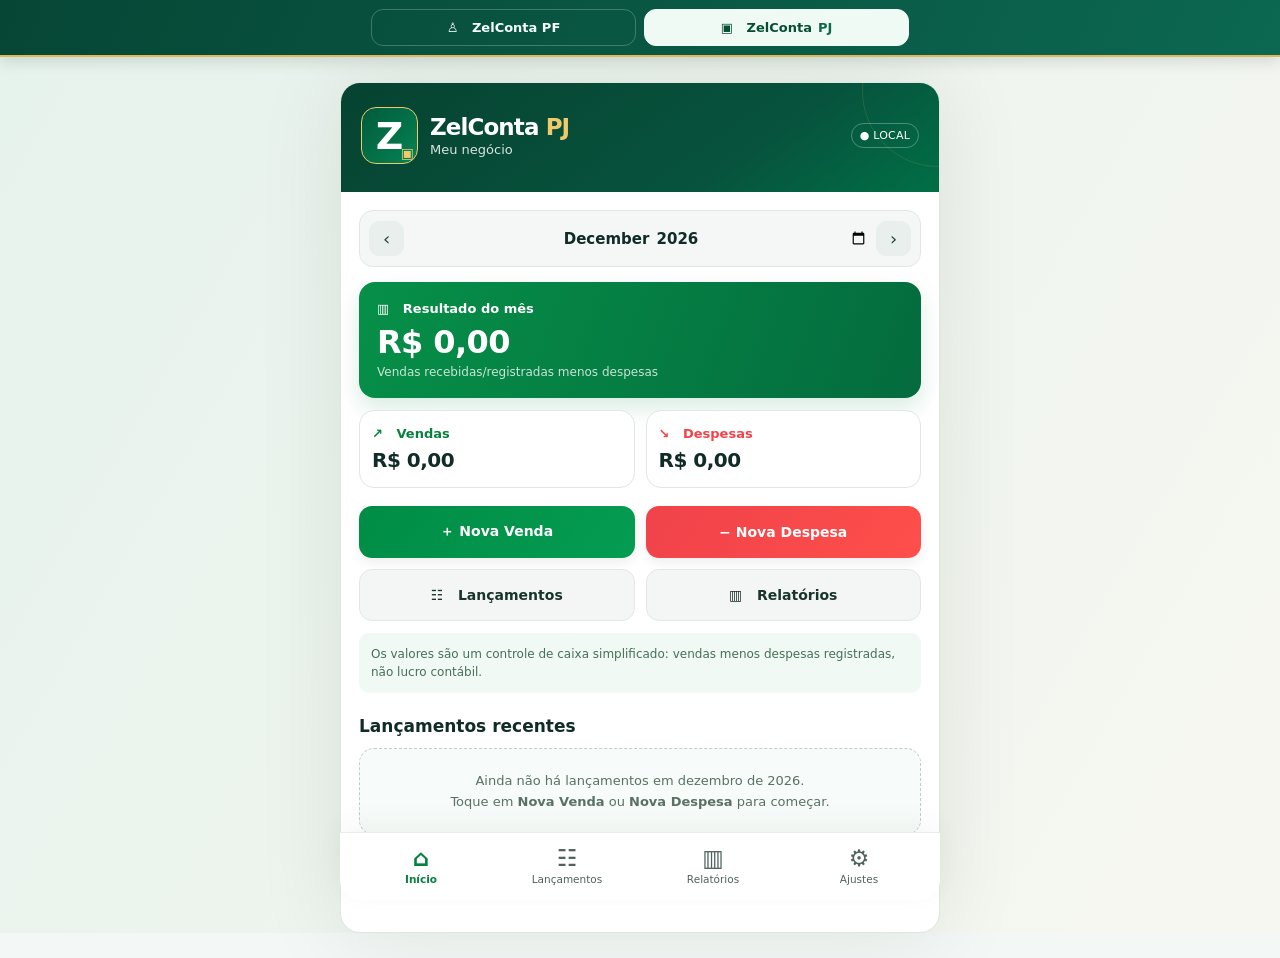
<file: pj/index.html>
<!doctype html>
<html lang="pt-BR">
<head>
  <meta charset="utf-8">
  <meta name="viewport" content="width=device-width,initial-scale=1,viewport-fit=cover">
  <meta name="theme-color" content="#07513e">
  <meta name="description" content="ZelConta PJ: registre vendas e despesas e acompanhe os resultados do seu negócio, mesmo sem internet.">
  <meta name="color-scheme" content="light">
  <link rel="icon" href="icons/icon.svg" type="image/svg+xml">
  <link rel="apple-touch-icon" href="icons/icon-192.png">
  <link rel="stylesheet" href="style.css">
  <title>ZelConta PJ — Meu Negócio</title>
</head>
<body>
<nav class="zel-modebar" aria-label="Alternar entre finanças pessoais e empresariais">
  <a href="../index.html">♙ &nbsp; ZelConta PF</a>
  <a href="./index.html" aria-current="page">▣ &nbsp; ZelConta <span class="zel-pjtag">PJ</span></a>
</nav>

  <div class="shell">
    <div id="app" aria-live="polite"></div>
    <nav id="bottomNav" class="bottom-nav" aria-label="Navegação principal"></nav>
  </div>
  <div id="toast" class="toast" role="status" aria-live="polite"></div>
  <script src="app.js" defer></script>
</body>
</html>
</file>
<file: pj/style.css>
:root{--forest:#07513e;--green:#07823e;--green2:#009c57;--mint:#dcf7e8;--red:#f34349;--red2:#e23a40;--redbg:#fff0f0;--gold:#eeca6d;--ink:#102c26;--muted:#73847e;--paper:#f3f7f5;--card:#fff;--line:#dfebe5;--shadow:0 12px 35px rgba(0,43,27,.08)}
*{box-sizing:border-box}html{font-family:Inter,system-ui,-apple-system,"Segoe UI",Roboto,Arial,sans-serif;color:var(--ink);background:var(--paper)}body{margin:0;min-height:100dvh}button,input,select,textarea{font:inherit}button{cursor:pointer}button:focus-visible,input:focus-visible,textarea:focus-visible,select:focus-visible{outline:3px solid #9bdcba;outline-offset:2px}button:disabled{opacity:.5;cursor:not-allowed}.shell{max-width:600px;margin:auto;min-height:100dvh;background:#fff;box-shadow:0 0 90px rgba(1,34,26,.09);padding-bottom:calc(75px + env(safe-area-inset-bottom))}.mast{background:linear-gradient(145deg,#064331,#07533d 67%,#006f46);padding:24px 20px 28px;color:white;position:relative;overflow:hidden}.mast:after{content:"";height:150px;width:150px;border:1px solid rgba(238,202,109,.13);border-radius:100%;position:absolute;right:-75px;top:-68px}.brand-row{display:flex;align-items:center;gap:12px;position:relative;z-index:2}.brand-logo{background:linear-gradient(135deg,#005b3b,#078353);border:1.7px solid var(--gold);width:57px;height:57px;border-radius:15px;display:flex;align-items:center;justify-content:center;color:white;font-size:38px;font-weight:900;line-height:1;position:relative;flex:0 0 auto}.brand-logo small{position:absolute;font-size:14px;bottom:3px;right:3px;color:var(--gold)}.brand h1{font-size:23px;margin:0;letter-spacing:-.9px}.brand h1 em{font-style:normal;color:var(--gold)}.brand p{margin:2px 0 0;font-size:13px;opacity:.85}.mast .offline{font-size:11px;letter-spacing:.2px;border:1px solid rgba(255,255,255,.29);border-radius:50px;padding:5px 8px;white-space:nowrap;margin-left:auto;position:relative;z-index:2}.page{padding:18px 18px 22px}.month-card{display:flex;align-items:center;gap:8px;padding:10px 9px;background:#f5f7f6;border:1px solid #e0e7e3;border-radius:14px;margin-bottom:15px}.month-card input{border:0;background:transparent;flex:1;text-align:center;color:var(--ink);font-weight:700;max-width:100%;font-size:15px}.mini-btn{border:0;background:#e9efec;border-radius:10px;height:35px;min-width:35px;font-size:18px;color:#214436}.result-card{background:linear-gradient(110deg,#069048,#046b3e);color:white;border-radius:16px;padding:19px 18px;box-shadow:0 10px 22px #05824727}.result-card .eyebrow{font-size:13px;font-weight:650;display:flex;align-items:center;gap:8px}.result-card .big{font-size:32px;font-weight:800;line-height:1.4;margin-top:4px;letter-spacing:-.6px}.small-note{font-size:12px;color:var(--muted)}.result-card .small-note{color:rgba(255,255,255,.78)}.stat-grid{display:grid;grid-template-columns:1fr 1fr;gap:11px;margin:12px 0 18px}.stat{background:#fff;border:1px solid #e1e7e3;padding:15px 12px;border-radius:15px;min-width:0}.stat-label{display:flex;gap:7px;align-items:center;font-size:13px;font-weight:720}.stat .money{font-size:20px;font-weight:780;letter-spacing:-.5px;margin-top:7px;white-space:nowrap}.up{color:var(--green)}.down{color:var(--red)}.actions-grid{display:grid;grid-template-columns:1fr 1fr;gap:11px}.action{border:0;border-radius:13px;padding:17px 8px;color:white;font-weight:770;font-size:14px;box-shadow:0 5px 12px #00000011}.action.green{background:linear-gradient(130deg,#008c44,#049d51)}.action.red{background:linear-gradient(130deg,#ef424a,#ff4f4b)}.action.secondary{background:#f4f6f5;border:1px solid #e1e8e4;color:#19342b;box-shadow:none}.section-title{font-weight:790;font-size:17px;margin:23px 0 12px}.entry{border:1px solid #e3ebe6;border-radius:13px;display:flex;align-items:center;gap:11px;padding:12px;margin-bottom:8px}.entry-badge{background:var(--mint);border-radius:13px;padding:11px;font-weight:900;color:var(--green)}.entry-badge.expense{background:#fff0f0;color:var(--red)}.entry-data{flex:1;min-width:0}.entry-name{font-weight:730;overflow:hidden;white-space:nowrap;text-overflow:ellipsis}.entry-meta{font-size:12px;color:var(--muted);margin-top:3px}.entry-amount{font-weight:790;white-space:nowrap;font-size:14px}.entry-options{display:flex;gap:2px}.entry-options button{border:0;background:transparent;color:#728079;padding:7px;font-size:16px}.empty{border:1px dashed #bcd0c3;background:#f7fbf9;border-radius:15px;padding:22px 15px;text-align:center;color:#5a7164;font-size:13px;line-height:1.6}.bottom-nav{position:fixed;bottom:0;left:50%;transform:translateX(-50%);width:min(600px,100%);background:#fff;border-top:1px solid #e6ede9;display:grid;grid-template-columns:repeat(4,1fr);padding:7px 8px calc(8px + env(safe-area-inset-bottom));z-index:10;box-shadow:0 -8px 27px #1d45300c}.bottom-nav button{border:0;background:transparent;display:flex;align-items:center;flex-direction:column;gap:3px;color:#50625b;padding:7px 3px;font-size:10.5px}.bottom-nav button span:first-child{font-size:23px;line-height:1}.bottom-nav button.active{color:#07813e;font-weight:760}.topbar{background:linear-gradient(120deg,#064331,#07573e);color:white;padding:19px 18px;display:flex;align-items:center;justify-content:center;position:relative;font-size:19px;font-weight:800;min-height:67px}.back{position:absolute;left:13px;top:13px;height:38px;width:38px;background:transparent;border:0;color:white;font-size:26px}.form-content{padding:18px}.field{display:block;margin:14px 0}.field label,.field-label{display:block;font-size:13px;font-weight:760;margin-bottom:7px}.field input,.field select,.field textarea{width:100%;border:1px solid #d9e2dd;border-radius:12px;padding:13px 12px;min-height:48px;background:#fff;color:var(--ink);font-size:15px}.field textarea{min-height:76px;resize:vertical}.choice-heading{font-size:14px;font-weight:760;margin:6px 0 10px}.choice{border:1px solid #dce6df;border-radius:14px;padding:13px;display:flex;align-items:center;gap:12px;margin-bottom:8px;cursor:pointer;min-height:74px}.choice.selected{border-color:#079948;background:#e6f8ee}.choice input{accent-color:#049a47;width:18px;height:18px}.choice-emoji{font-size:22px}.choice-name{font-weight:780;font-size:14px}.choice-desc{color:#4d655b;font-size:11px;line-height:1.45;margin-top:4px}.payment-grid{display:grid;grid-template-columns:repeat(3,1fr);gap:8px}.payment-item{border:1px solid #dbe4df;border-radius:12px;background:#fafbfa;text-align:center;padding:11px 7px;font-size:12px;min-height:58px}.payment-item.selected{background:var(--mint);border-color:#059947;color:#006b38;font-weight:750}.submit{border:0;border-radius:13px;padding:15px 13px;color:white;font-weight:800;width:100%;font-size:15px;margin-top:13px}.submit.green{background:linear-gradient(120deg,#069e4d,#007b3c)}.submit.red{background:linear-gradient(120deg,#f24b50,#ec393f)}.hint{background:#f2f8f5;border:1px solid #cfe6d7;border-radius:11px;padding:11px 12px;color:#38604b;font-size:12px;line-height:1.55;margin:12px 0}.hint.warn{background:#fffaf0;border-color:#f0ddaf;color:#785d2b}.upload-row{display:grid;grid-template-columns:1fr 1fr;gap:9px}.upload-btn{background:#e8f7ed;color:#115b38;border:1px dashed #7dc99f;border-radius:12px;padding:13px 8px;text-align:center;font-weight:700;font-size:12px;cursor:pointer}.upload-btn input{display:none}.receipt-preview{background:#f4f9f6;border:1px solid #dfebe3;padding:9px 12px;border-radius:12px;margin-top:10px;font-size:12px;display:flex;gap:12px;align-items:center;justify-content:space-between}.receipt-preview button{border:0;background:transparent;color:var(--red);font-weight:750}.segment{display:grid;grid-template-columns:repeat(3,1fr);gap:5px;border-radius:11px;padding:4px;background:#f0f3f1}.segment button{padding:10px 4px;border:0;background:none;font-size:12px;font-weight:730;color:#4f6057;border-radius:8px}.segment button.active{background:#058b42;color:white}.panel{padding:14px;border:1px solid #e1eae4;border-radius:14px;margin:14px 0}.panel h3{font-size:14px;margin:0 0 12px}.metric-row{display:flex;justify-content:space-between;gap:9px;border-bottom:1px solid #e4ebe7;padding:10px 0;font-size:13px}.metric-row:last-child{border:0}.metric-row b{font-weight:800;white-space:nowrap}.highlight-row{background:#e4f8eb;border-radius:10px;padding:13px 11px;font-weight:760}.chart{height:170px;display:flex;gap:10px;align-items:end;padding:12px 0 26px;border-bottom:1px solid #dce5df}.chart-col{flex:1;display:flex;flex-direction:column;justify-content:end;height:100%;position:relative;min-width:0}.bars{display:flex;gap:3px;align-items:end;justify-content:center;height:100%}.bar{width:25%;border-radius:4px 4px 0 0;min-height:0}.bar.sale{background:#16b46b}.bar.expense{background:#f3454d}.chart-col .lbl{position:absolute;bottom:-22px;text-align:center;left:0;right:0;font-size:10px;color:#60726b}.legend{display:flex;justify-content:center;gap:15px;font-size:11px;color:#46594f;margin:13px 0}.dot{display:inline-block;width:9px;height:9px;border-radius:2px;margin-right:4px}.dot.sale{background:#16b46b}.dot.expense{background:#f3454d}.filter-row{display:grid;grid-template-columns:1fr 1fr;gap:8px;margin-bottom:12px}.filter-row select,.filter-row input{border:1px solid #dee7e1;background:#fff;border-radius:11px;padding:11px 9px;min-width:0;width:100%}.category-line{display:flex;justify-content:space-between;align-items:center;margin-bottom:9px;gap:15px;font-size:13px}.progress{height:7px;border-radius:20px;background:#e7eee9;overflow:hidden;margin:5px 0 13px}.progress>div{height:100%;background:#14a35f;border-radius:20px}.settings-section{border:1px solid #dfe9e3;border-radius:15px;padding:15px;margin:13px 0;background:#fff}.settings-section h3{margin:0 0 9px;font-size:15px}.settings-section p{color:#60766b;line-height:1.5;font-size:12px}.settings-section .field{margin:9px 0}.outline{background:white;border:1px solid #bad4c3;border-radius:11px;padding:11px 14px;color:#0c7940;font-weight:740}.danger-outline{border-color:#f4b4b8;color:#d63b43}.two{display:grid;grid-template-columns:1fr 1fr;gap:10px}.footer-note{font-size:11px;color:#788b80;text-align:center;line-height:1.5;margin:18px 0}.toast{position:fixed;bottom:calc(88px + env(safe-area-inset-bottom));left:50%;transform:translateX(-50%) translateY(20px);background:#173a2d;color:white;padding:12px 17px;border-radius:12px;min-width:190px;max-width:min(540px,90vw);z-index:40;box-shadow:var(--shadow);opacity:0;pointer-events:none;transition:opacity .2s,transform .2s;font-size:13px;text-align:center}.toast.visible{opacity:1;transform:translateX(-50%) translateY(0)}.notice{background:#f1f9f4;border-radius:10px;padding:12px;font-size:12px;line-height:1.5;color:#467057;margin:12px 0}.btn-link{background:transparent;color:#127d43;border:0;text-decoration:underline;font-weight:700;padding:0}.receipt-thumb{max-width:100%;max-height:170px;border-radius:10px;margin-top:8px}.badge-tag{display:inline-flex;background:#e6f7ed;color:#096b3a;border-radius:20px;padding:4px 8px;font-size:11px;font-weight:730}.offline-flag{font-weight:670;font-size:11px;color:#75c7a0}.desktop-brand{display:none}
@media (min-width:740px){body{background:linear-gradient(120deg,#e6f2ec,#f7f7f1)}.shell{margin:25px auto;border-radius:20px;overflow:hidden;min-height:calc(100dvh - 50px);border:1px solid #dce7df}.bottom-nav{border-radius:0 0 20px 20px;max-width:600px}}
@media (max-width:350px){.stat .money{font-size:17px}.brand h1{font-size:20px}.mast .offline{font-size:10px}.result-card .big{font-size:27px}}

.receipt-link{border:0;background:transparent;padding:7px;color:#0e7943;font-size:15px}.receipt-dialog{width:min(570px,95vw);border:0;border-radius:16px;padding:0;background:white;box-shadow:0 12px 60px #0005}.receipt-dialog::backdrop{background:#0a251bc2}.receipt-dialog-inner{padding:12px;max-height:88dvh;overflow:auto}.receipt-dialog-bar{display:flex;justify-content:space-between;align-items:center;padding:4px 4px 13px;gap:14px}.receipt-dialog-bar button{background:#e7f3eb;color:#12533b;padding:8px 12px;border:0;border-radius:9px}.receipt-dialog-inner img{display:block;max-width:100%;max-height:72dvh;margin:auto;border-radius:10px;object-fit:contain}

/* PF/PJ switch bar – one PWA, different local data stores */
.zel-modebar{position:sticky;top:0;z-index:20;background:linear-gradient(115deg,#064635,#0c6851);padding:9px 12px;display:flex;justify-content:center;gap:8px;border-bottom:2px solid #dfb85e;box-shadow:0 3px 15px #002c1d29}
.zel-modebar a{display:flex;align-items:center;justify-content:center;gap:6px;text-decoration:none;min-width:0;flex:1;max-width:265px;padding:10px 5px;border-radius:12px;color:#f4fffa;font-weight:750;font-size:13px;border:1px solid #ffffff3a}
.zel-modebar a[aria-current="page"]{background:#effaf4;color:#064e34;border-color:#effaf4}
.zel-modebar .zel-pjtag{color:#e8b958;font-weight:900}
.zel-modebar a[aria-current="page"] .zel-pjtag{color:#0b6a47}
@media(max-width:365px){.zel-modebar a{font-size:12px;padding:9px 2px}}
</file>
